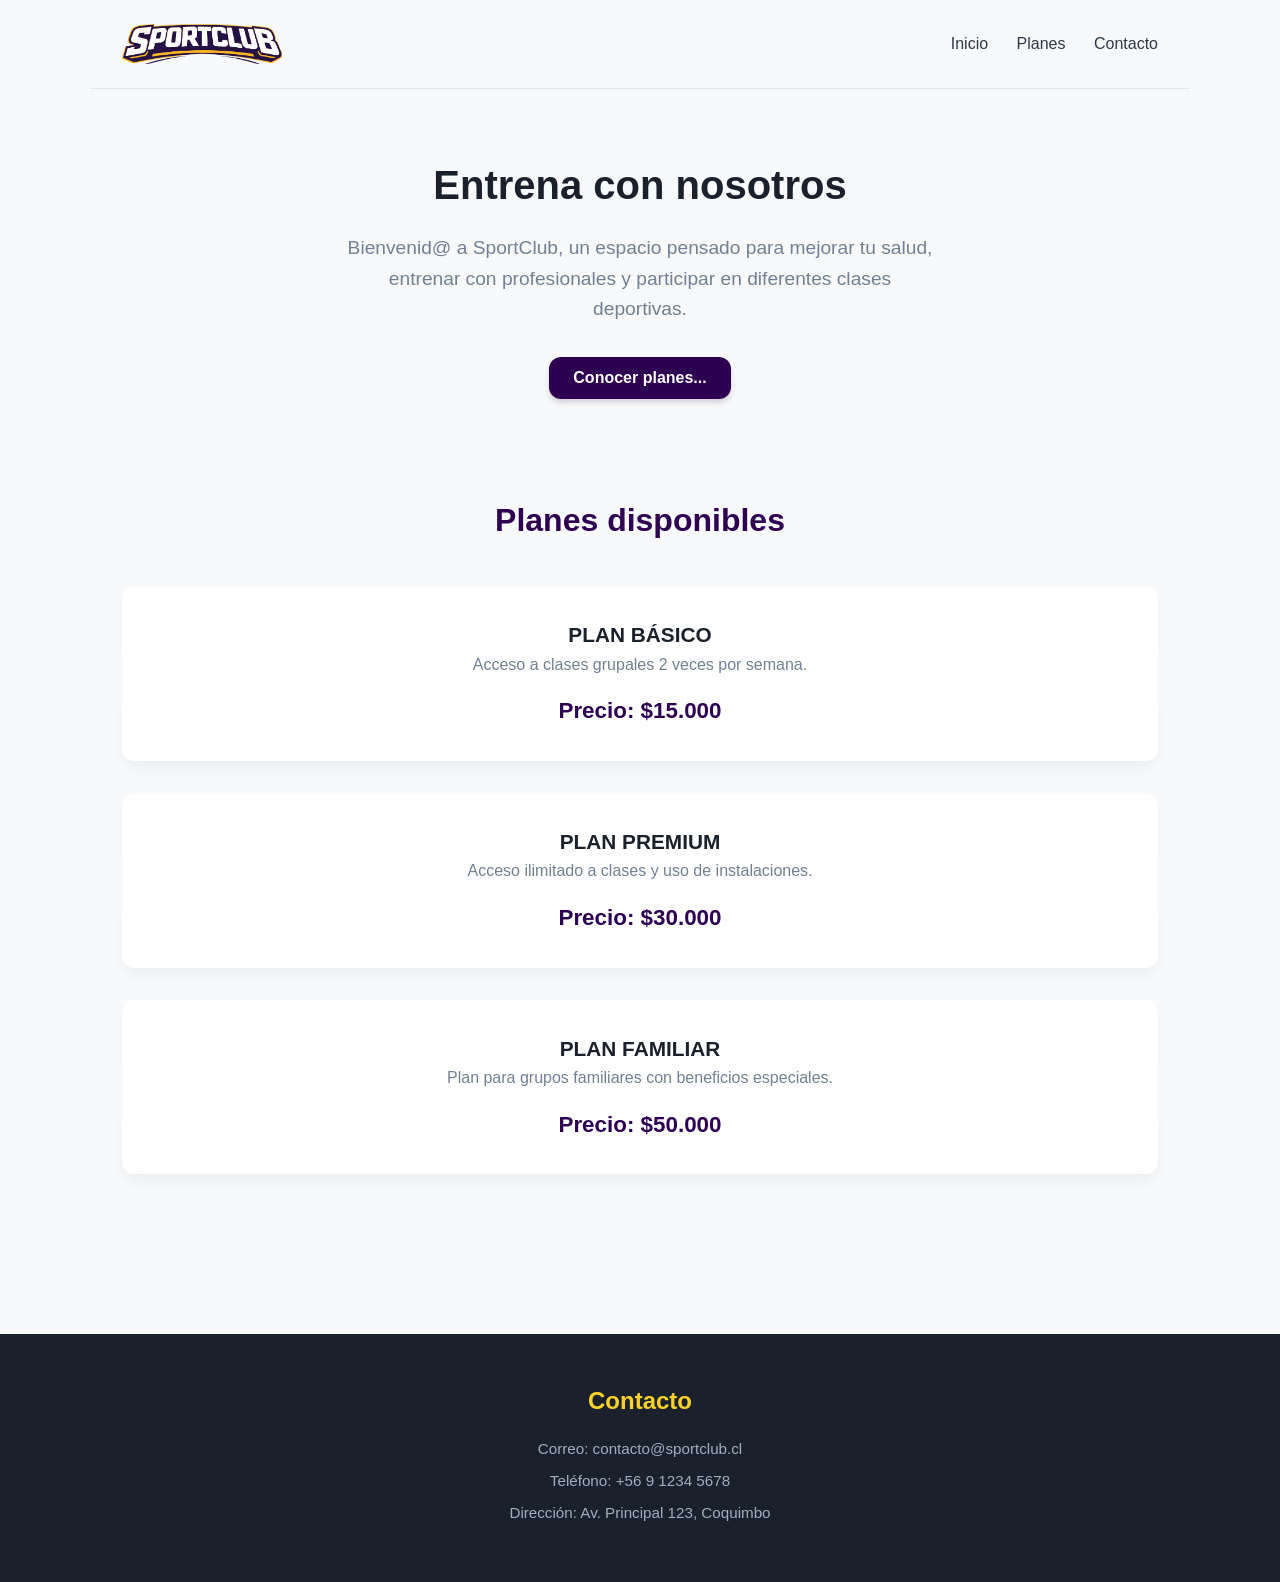
<file: index.html>
<!DOCTYPE html>
<html lang="es">
<head>
    <meta charset="UTF-8">
    <meta name="viewport" content="width=device-width, initial-scale=1.0">
    <title>SportClub - Entrena con Nosotros</title>
    
    <link rel="preconnect" href="https://fonts.googleapis.com">
    <link rel="preconnect" href="https://fonts.gstatic.com" crossorigin>
    <link href="https://fonts.googleapis.com/css2?family=Bebas+Neue&family=Merriweather+Sans:ital,wght@0,400;0,500;1,500&display=swap" rel="stylesheet">
    
    <link rel="stylesheet" href="css/style.css">
</head>

<body class="index-body">

<header>
        <a href="#" class="logo-link">
            <img src="assets/logo_empresa_letra_v1.png" alt="SportClub Logo" class="index-logo-img">
        </a>
        <nav>
            <a href="#">Inicio</a>
            <a href="#">Planes</a>
            <a href="#">Contacto</a>
        </nav>
    </header>

    <main>
        <h2>Entrena con nosotros</h2>
        <p>Bienvenid@ a SportClub, un espacio pensado para mejorar tu salud, entrenar con profesionales y participar en diferentes clases deportivas.</p>
        <button type="button" class="cta-btn">Conocer planes...</button>
    </main>

    <section class="features-section">
        <h2>Planes disponibles</h2>

        <div class="features">
            <div class="feature-card">
                <h3>PLAN BÁSICO</h3>
                <p>Acceso a clases grupales 2 veces por semana.</p>
                <p class="price-tag">Precio: $15.000</p>
            </div>

            <div class="feature-card">
                <h3>PLAN PREMIUM</h3>
                <p>Acceso ilimitado a clases y uso de instalaciones.</p>
                <p class="price-tag">Precio: $30.000</p>
            </div>

            <div class="feature-card">
                <h3>PLAN FAMILIAR</h3>
                <p>Plan para grupos familiares con beneficios especiales.</p>
                <p class="price-tag">Precio: $50.000</p>
            </div>
        </div>
    </section>

    <footer>
        <h2>Contacto</h2>
        <p>Correo: contacto@sportclub.cl</p>
        <p>Teléfono: +56 9 1234 5678</p>
        <p>Dirección: Av. Principal 123, Coquimbo</p> </footer>

</body>
</html>
</file>
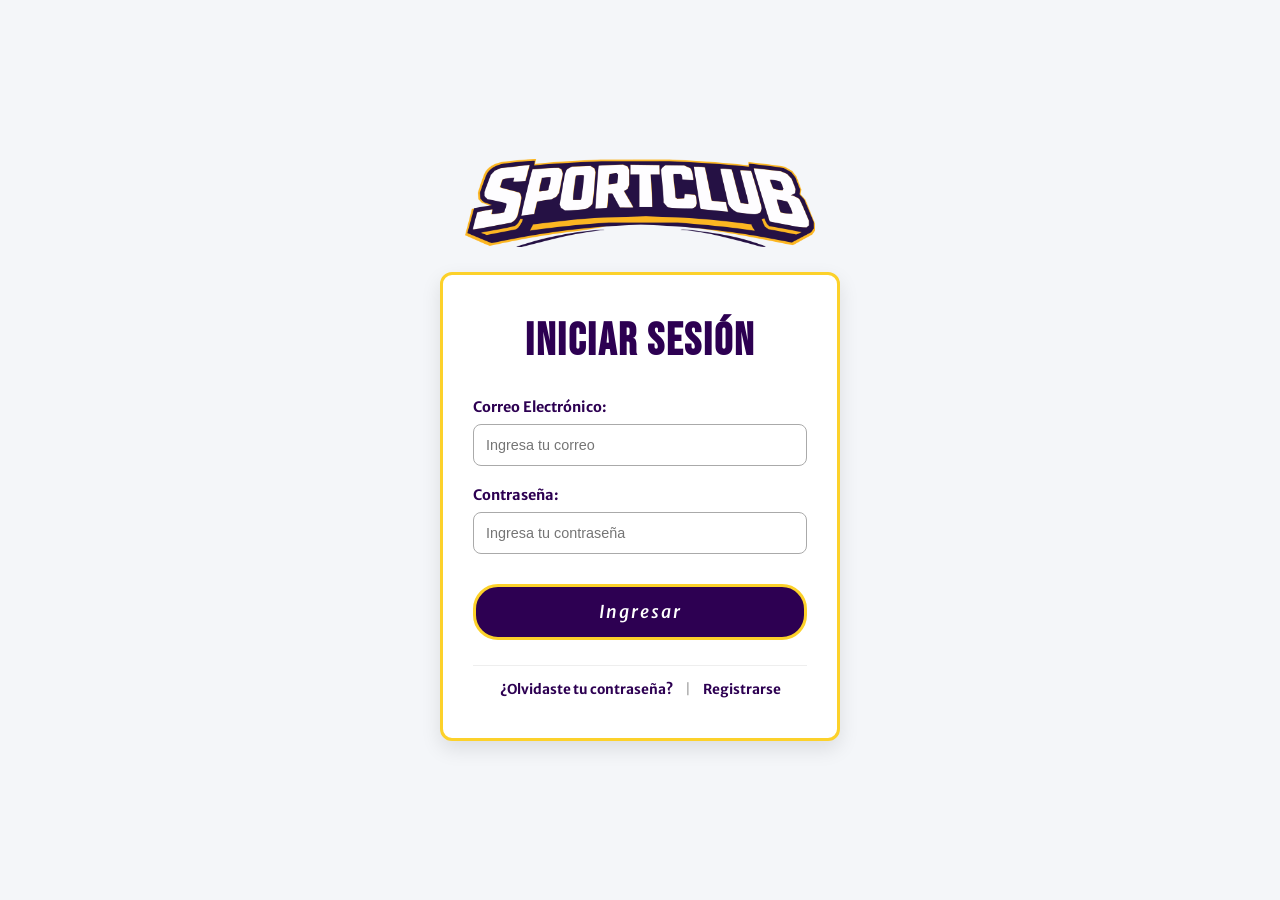
<file: login.html>
<!DOCTYPE html>
<html lang="es">
<head>
    <meta charset="UTF-8">
    <meta name="viewport" content="width=device-width, initial-scale=1.0">
    <title>SportClub - Iniciar Sesión</title>
    
    <link rel="preconnect" href="https://fonts.googleapis.com">
    <link rel="preconnect" href="https://fonts.gstatic.com" crossorigin>
    <link href="https://fonts.googleapis.com/css2?family=Bebas+Neue&family=Merriweather+Sans:ital,wght@0,400;0,500;1,500&display=swap" rel="stylesheet">

    <link rel="stylesheet" href="css/style.css">
</head>

<body class="auth-body">

    <main class="login-container">
        <header class="logo-container">
            <img src="assets/logo_empresa_letra_v1.png" alt="SportClub Logo" class="login-logo-img">
        </header>

        <section class="login-card">
            <h1>Iniciar Sesión</h1>
            
            <form action="#" method="POST">
                <div class="input-group">
                    <label for="correo">Correo Electrónico:</label>
                    <input type="email" id="correo" name="correo" placeholder="Ingresa tu correo" required>
                </div>

                <div class="input-group">
                    <label for="contrasena">Contraseña:</label>
                    <input type="password" id="contrasena" name="contrasena" placeholder="Ingresa tu contraseña" required>
                </div>

                <button type="submit" class="btn-ingresar">Ingresar</button>
            </form>

            <hr class="divider">

            <footer class="login-links">
                <a href="#">¿Olvidaste tu contraseña?</a>
                <span class="separator">|</span>
                <a href="#">Registrarse</a>
            </footer>
        </section>
    </main>

<body class="auth-body">
</html>
</file>
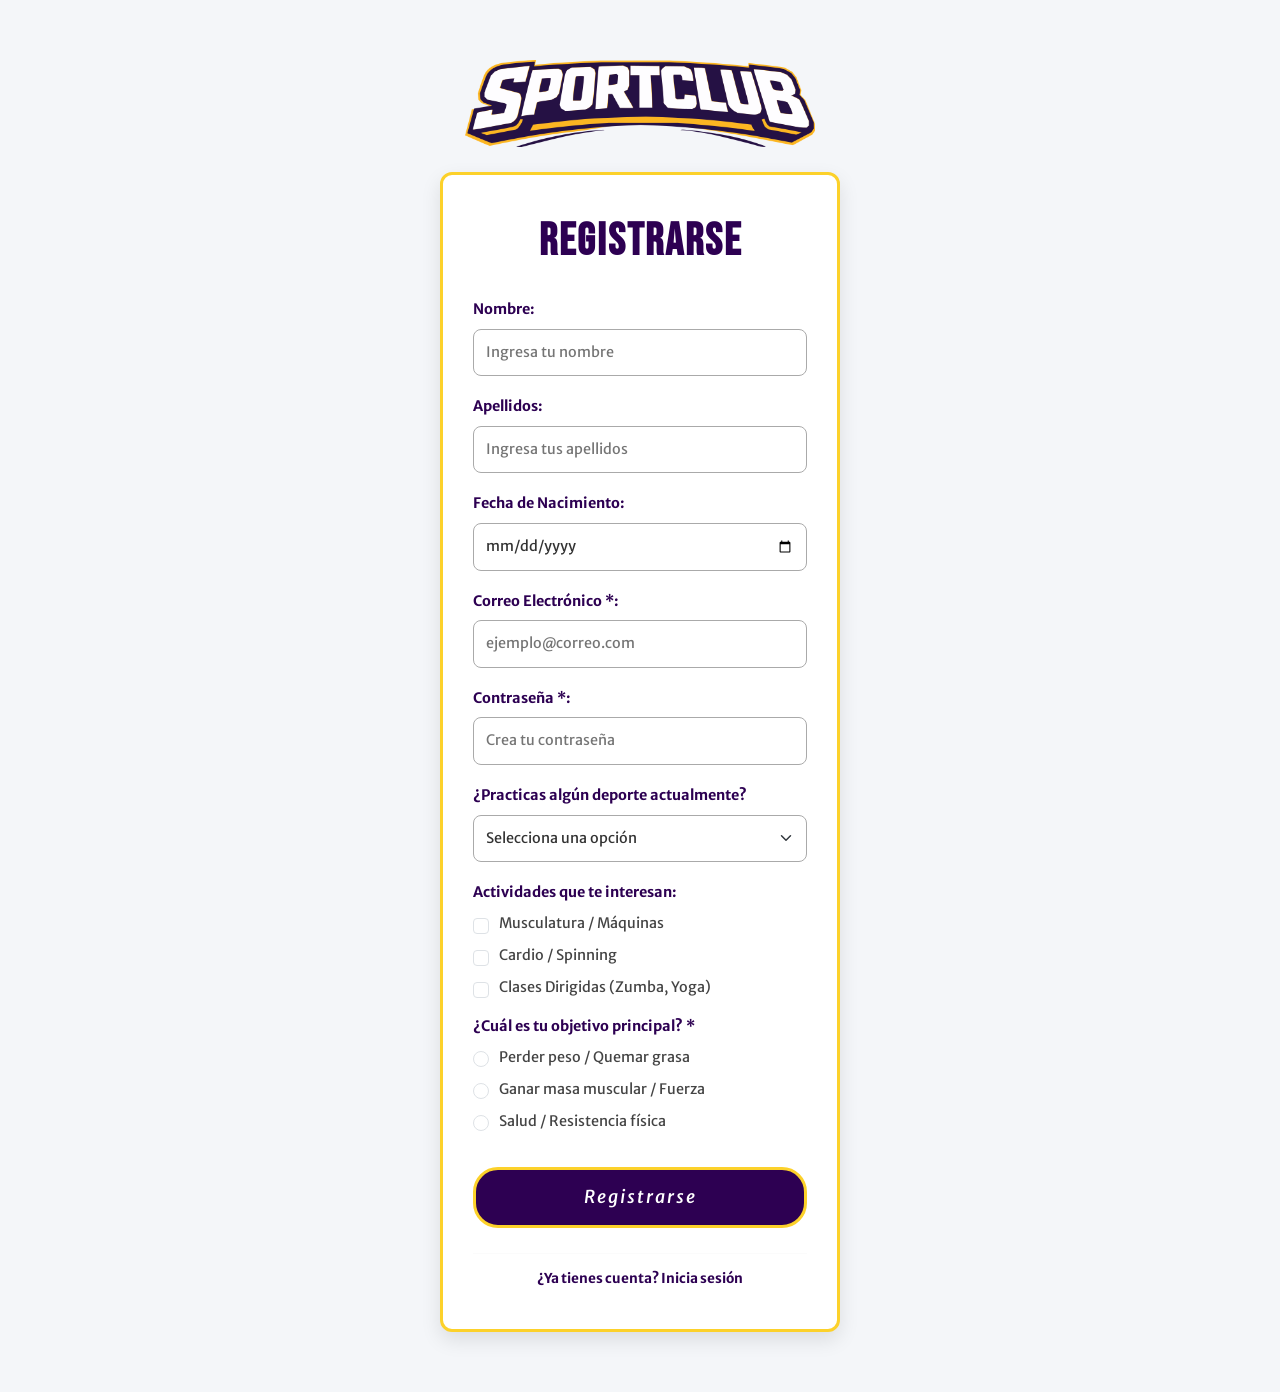
<file: register.html>
<!DOCTYPE html>
<html lang="es">
<head>
    <meta charset="UTF-8">
    <meta name="viewport" content="width=device-width, initial-scale=1.0">
    <title>SportClub - Registro</title>
    
    <link href="https://cdn.jsdelivr.net/npm/bootstrap@5.3.3/dist/css/bootstrap.min.css" rel="stylesheet" integrity="sha384-QWTKZyjpPEjISv5WaRU9OFeRpok6YctnYmDr5pNlyT2bRjXh0JMhjY6hW+ALEwIH" crossorigin="anonymous">
    
    <link rel="preconnect" href="https://fonts.googleapis.com">
    <link rel="preconnect" href="https://fonts.gstatic.com" crossorigin>
    <link href="https://fonts.googleapis.com/css2?family=Bebas+Neue&family=Merriweather+Sans:ital,wght@0,400;0,500;1,500&display=swap" rel="stylesheet">
    
    <link rel="stylesheet" href="css/style.css">
</head>

<body class="auth-body">

    <main class="login-container">
        <header class="logo-container">
            <img src="assets/logo_empresa_letra_v1.png" alt="SportClub Logo" class="login-logo-img">
        </header>

        <section class="login-card">
            <h1>Registrarse</h1>
            
            <form action="#" method="POST">
                <div class="input-group-custom">
                    <label for="nombre">Nombre:</label>
                    <input type="text" id="nombre" name="nombre" placeholder="Ingresa tu nombre">
                </div>

                <div class="input-group-custom">
                    <label for="apellidos">Apellidos:</label>
                    <input type="text" id="apellidos" name="apellidos" placeholder="Ingresa tus apellidos">
                </div>

                <div class="input-group-custom">
                    <label for="fecha_nacimiento">Fecha de Nacimiento:</label>
                    <input type="date" id="fecha_nacimiento" name="fecha_nacimiento">
                </div>

                <div class="input-group-custom">
                    <label for="correo">Correo Electrónico *:</label>
                    <input type="email" id="correo" name="correo" placeholder="ejemplo@correo.com" required>
                </div>

                <div class="input-group-custom">
                    <label for="contrasena">Contraseña *:</label>
                    <input type="password" id="contrasena" name="contrasena" placeholder="Crea tu contraseña" required>
                </div>

                <div class="input-group-custom">
                    <label for="practica_deporte">¿Practicas algún deporte actualmente?</label>
                    <select id="practica_deporte" name="practica_deporte" class="form-select">
                        <option value="" selected disabled>Selecciona una opción</option>
                        <option value="si">Sí, regularmente</option>
                        <option value="ocasional">De vez en cuando</option>
                        <option value="no">No, soy principiante</option>
                    </select>
                </div>

                <div class="input-group-custom-choices mb-3">
                    <label class="section-label">Actividades que te interesan:</label>
                    
                    <div class="form-check">
                        <input class="form-check-input" type="checkbox" value="musculacion" id="act_musculacion" name="intereses[]">
                        <label class="form-check-label" for="act_musculacion">Musculatura / Máquinas</label>
                    </div>
                    <div class="form-check">
                        <input class="form-check-input" type="checkbox" value="cardio" id="act_cardio" name="intereses[]">
                        <label class="form-check-label" for="act_cardio">Cardio / Spinning</label>
                    </div>
                    <div class="form-check">
                        <input class="form-check-input" type="checkbox" value="clases" id="act_clases" name="intereses[]">
                        <label class="form-check-label" for="act_clases">Clases Dirigidas (Zumba, Yoga)</label>
                    </div>
                </div>

                <div class="input-group-custom-choices mb-4">
                    <label class="section-label">¿Cuál es tu objetivo principal? *</label>
                    
                    <div class="form-check">
                        <input class="form-check-input" type="radio" name="objetivo" id="obj_peso" value="perder_peso" required>
                        <label class="form-check-label" for="obj_peso">Perder peso / Quemar grasa</label>
                    </div>
                    <div class="form-check">
                        <input class="form-check-input" type="radio" name="objetivo" id="obj_masa" value="ganar_masa">
                        <label class="form-check-label" for="obj_masa">Ganar masa muscular / Fuerza</label>
                    </div>
                    <div class="form-check">
                        <input class="form-check-input" type="radio" name="objetivo" id="obj_salud" value="salud">
                        <label class="form-check-label" for="obj_salud">Salud / Resistencia física</label>
                    </div>
                </div>

                <button type="submit" class="btn-ingresar">Registrarse</button>
            </form>

            <hr class="divider">
            <footer class="login-links">
                <a href="login.html">¿Ya tienes cuenta? Inicia sesión</a>
            </footer>
        </section>
    </main>

    <script src="https://cdn.jsdelivr.net/npm/bootstrap@5.3.3/dist/js/bootstrap.bundle.min.js" integrity="sha384-YvpcrYf0tY3lHB60NNkmXc5s9fDVZLESaAA55NDzOxhy9GkcIdslK1eN7N6jIeHz" crossorigin="anonymous"></script>

<body class="auth-body">
</html>
</file>
<file: css/style.css>
/* colores globales de la empresa */
:root {
    --primary-color: #2D0052;
    --primary-hover: #400075;
    --accent-color: #FCD12A;
    --bg-light: #f8f9fa;
    --bg-auth-clear: #f4f6f9;
    --card-bg: #ffffff;
    --text-main: #2d3748;
    --text-muted: #718096;
    --border-radius: 12px;
    --transition: all 0.3s ease;
}

* {
    margin: 0;
    padding: 0;
    box-sizing: border-box;
}

/* estilos compartidos para login y register */
.auth-body {
    background-color: var(--bg-auth-clear) !important;
    color: #333333;
    display: flex;
    justify-content: center;
    align-items: center;
    min-height: 100vh;
    padding: 40px 0;
    font-family: 'Merriweather Sans', sans-serif !important;
}

.login-container {
    width: 100%;
    max-width: 440px;
    padding: 20px;
}

.logo-container {
    display: flex;
    justify-content: center;
    margin-bottom: 25px;
}

.login-logo-img {
    max-width: 350px;
    height: auto;
    display: block;
}

.login-card {
    background-color: var(--card-bg);
    border: 3px solid var(--accent-color);
    border-radius: var(--border-radius);
    padding: 40px 30px;
    box-shadow: 0 8px 20px rgba(0, 0, 0, 0.1);
    color: #333333;
}

.login-card h1 {
    text-align: center;
    color: var(--primary-color);
    margin-bottom: 30px;
    font-family: 'Bebas Neue', sans-serif;
    font-size: 2.8rem;
    font-weight: 700;
    letter-spacing: 2px;
}

.input-group,
.input-group-custom {
    margin-bottom: 20px;
    display: block !important;
}

.input-group label,
.input-group-custom label,
.section-label {
    display: block;
    margin-bottom: 8px;
    font-size: 0.9rem;
    color: var(--primary-color);
    font-weight: bold;
}

.input-group input,
.input-group-custom input {
    width: 100%;
    padding: 12px;
    border: 1px solid #aaa;
    border-radius: 8px;
    font-size: 0.9rem;
    color: #333;
    background-color: #fff;
}

.btn-ingresar {
    width: 100%;
    padding: 14px;
    margin-top: 10px;
    background-color: var(--primary-color);
    color: #FFFFFF;
    border: 3px solid var(--accent-color);
    border-radius: 25px;
    font-size: 1.1rem;
    cursor: pointer;
    transition: var(--transition);
    font-family: 'Merriweather Sans', sans-serif;
    font-weight: 500;
    font-style: italic;
    letter-spacing: 2px;
}

.btn-ingresar:hover {
    background-color: var(--primary-hover);
    transform: translateY(-2px);
}

.divider {
    border: none;
    border-top: 1px solid #eee;
    margin: 25px 0 15px 0;
}

.login-links {
    text-align: center;
    font-size: 0.85rem;
}

.login-links a {
    color: var(--primary-color);
    text-decoration: none;
    font-weight: bold;
    transition: var(--transition);
}

.login-links a:hover {
    color: var(--accent-color);
    text-decoration: underline;
}

.separator {
    margin: 0 10px;
    color: #aaa;
}

/* elementos exclusivos de register */
.form-select {
    width: 100%;
    padding: 12px;
    border: 1px solid #aaa;
    border-radius: 8px;
    font-size: 0.9rem;
    color: #333;
}

.input-group-custom-choices {
    margin-bottom: 20px;
}

.form-check {
    margin-bottom: 8px;
    display: flex;
    align-items: center;
    gap: 10px;
}

.form-check-label {
    font-size: 0.9rem;
    color: #444;
    cursor: pointer;
}

.input-group input:focus,
.input-group-custom input:focus,
.form-select:focus,
.form-check-input:focus {
    outline: none !important;
    border-color: var(--accent-color) !important;
    box-shadow: 0 0 5px rgba(252, 209, 42, 0.5) !important;
}

.form-check-input:checked {
    background-color: var(--primary-color) !important;
    border-color: var(--primary-color) !important;
}

/* formato de index */
.index-body {
    font-family: 'Segoe UI', Tahoma, Geneva, Verdana, sans-serif !important;
    background-color: var(--bg-light) !important;
    color: var(--text-main) !important;
    line-height: 1.6;
}

.index-body header, 
.index-body main, 
.index-body section, 
.index-body footer {
    max-width: 1100px;
    margin: 0 auto;
    padding: 2rem;
}

.index-body header {
    display: flex;
    justify-content: space-between;
    align-items: center;
    padding-top: 1.5rem;
    padding-bottom: 1.5rem;
    border-bottom: 1px solid #e2e8f0;
}

.index-body header h1 {
    font-size: 1.8rem;
    font-weight: 800;
    color: var(--primary-color) !important;
    letter-spacing: -0.5px;
}

.index-body header nav a {
    text-decoration: none;
    color: var(--text-main);
    font-weight: 500;
    margin-left: 1.5rem;
    transition: var(--transition);
}

.index-body header nav a:hover {
    color: var(--primary-color);
}

.index-body main {
    text-align: center;
    padding: 4rem 2rem;
}

.index-body main h2 {
    font-size: 2.5rem;
    font-weight: 700;
    margin-bottom: 1rem;
    color: #1a202c;
}

.index-body main p {
    font-size: 1.2rem;
    color: var(--text-muted);
    max-width: 600px;
    margin: 0 auto 2rem auto;
}

/* button, sections y cards de index */

.index-body button {
    background-color: var(--primary-color) !important;
    color: white;
    border: none;
    padding: 0.75rem 1.5rem;
    font-size: 1rem;
    font-weight: 600;
    border-radius: var(--border-radius);
    cursor: pointer;
    box-shadow: 0 4px 6px -1px rgba(45, 0, 82, 0.2);
    transition: var(--transition);
}

.index-body button:hover {
    background-color: var(--primary-hover) !important;
    transform: translateY(-2px);
    box-shadow: 0 10px 15px -3px rgba(45, 0, 82, 0.3);
}

.index-body section {
    padding-bottom: 4rem;
}

.index-body section h2 {
    text-align: center;
    font-size: 2rem;
    margin-bottom: 2.5rem;
    color: var(--primary-color);
}

.index-body section h3 {
    background-color: var(--card-bg);
    margin-top: 1.5rem;
    padding: 2rem 2rem 0 2rem;
    border-top-left-radius: var(--border-radius);
    border-top-right-radius: var(--border-radius);
    box-shadow: 0 4px 6px -1px rgba(0, 0, 0, 0.05);
    text-align: center;
    color: #1a202c;
    font-size: 1.3rem;
}

.index-body section h3 + p {
    background-color: var(--card-bg);
    padding: 0 2rem 1rem 2rem;
    text-align: center;
    color: var(--text-muted);
}

.index-body section h3 + p + p {
    background-color: var(--card-bg);
    padding: 0 2rem 2rem 2rem;
    border-bottom-left-radius: var(--border-radius);
    border-bottom-right-radius: var(--border-radius);
    box-shadow: 0 10px 15px -3px rgba(0, 0, 0, 0.05);
    text-align: center;
    font-weight: 700;
    font-size: 1.4rem;
    color: var(--primary-color);
    margin-bottom: 2rem;
}

.index-body footer {
    background-color: #1a202c;
    color: #edf2f7;
    max-width: 100%;
    text-align: center;
    padding: 3rem 2rem;
    margin-top: 4rem;
}

.index-body footer h2 {
    font-size: 1.5rem;
    margin-bottom: 1rem;
    color: var(--accent-color);
}

.index-body footer p {
    color: #a0aec0;
    margin-bottom: 0.5rem;
    font-size: 0.95rem;
}

.index-body .logo-link {
    display: inline-block;
    display: flex;
    align-items: center;
}

.index-body .index-logo-img {
    max-width: 160px;
    height: auto;
    display: block;
    transition: var(--transition);
}

.index-body .logo-link:hover .index-logo-img {
    transform: scale(1.02);
}
</file>
